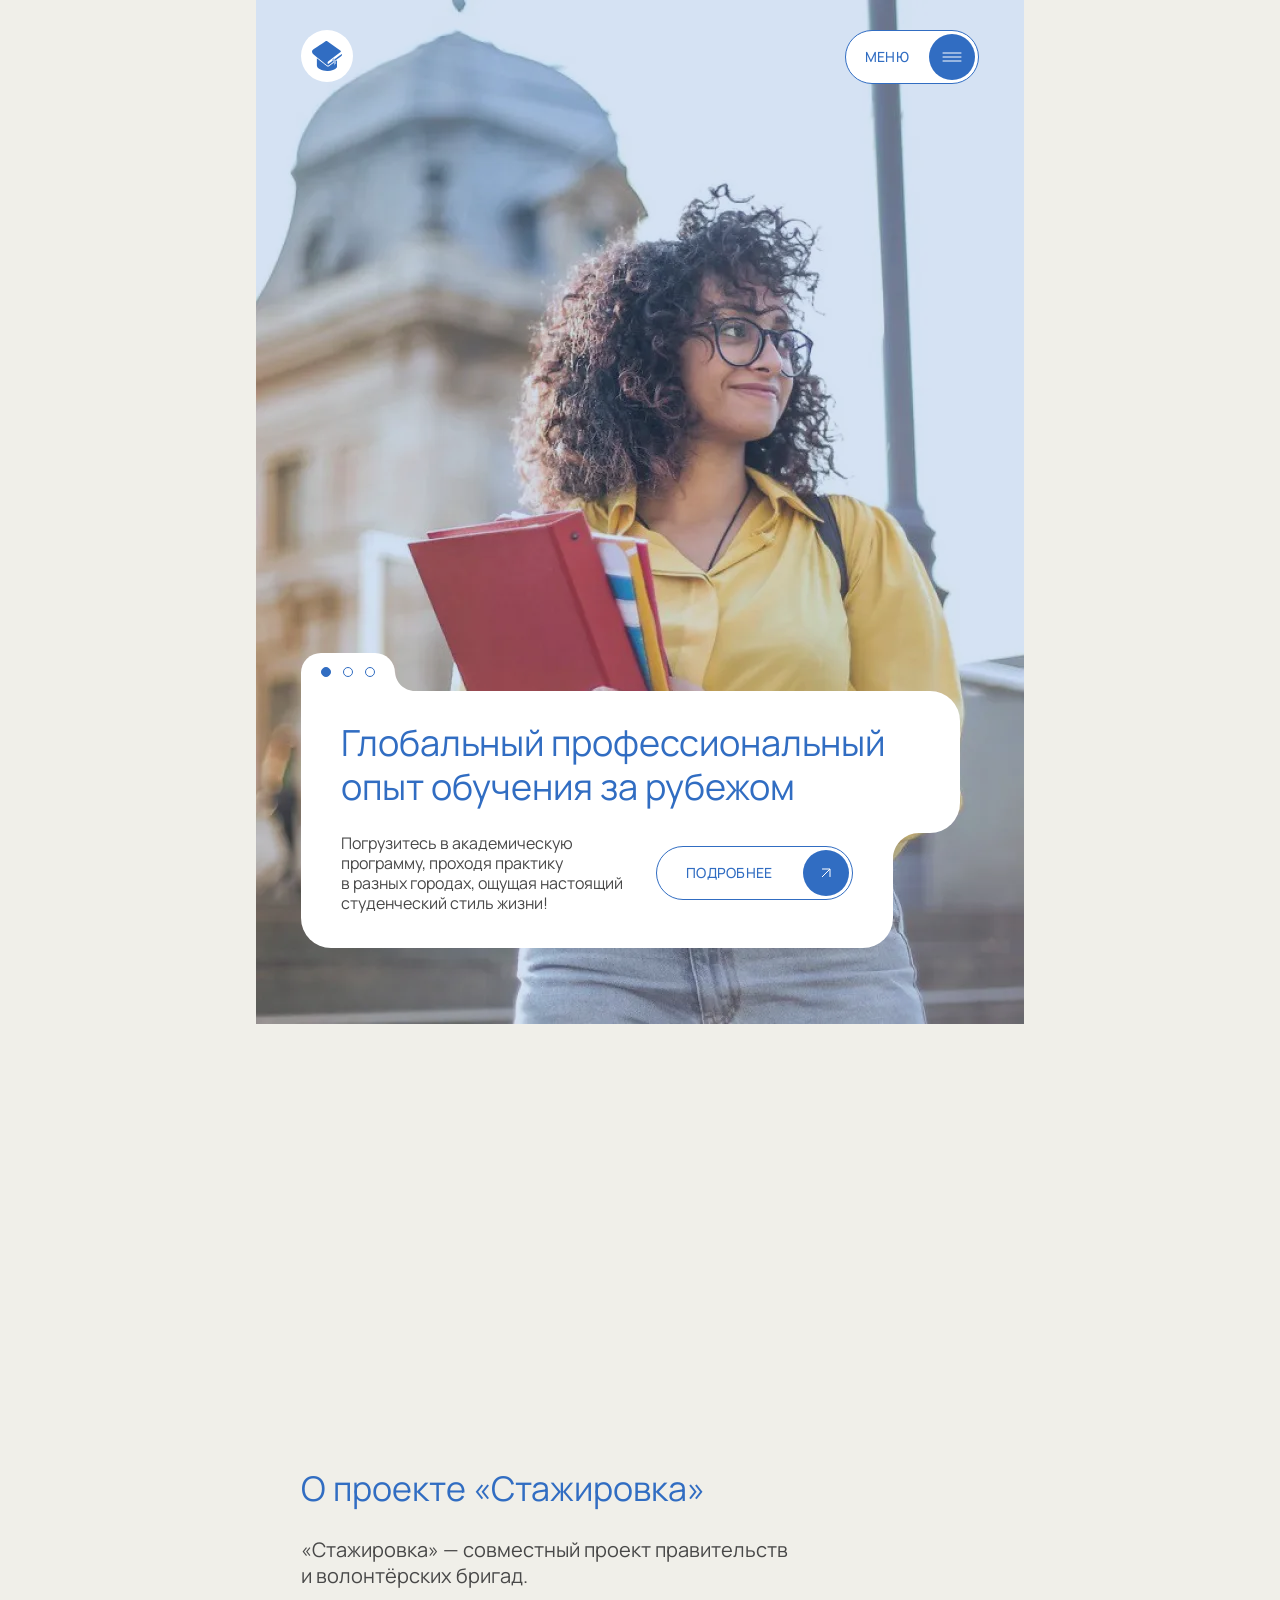
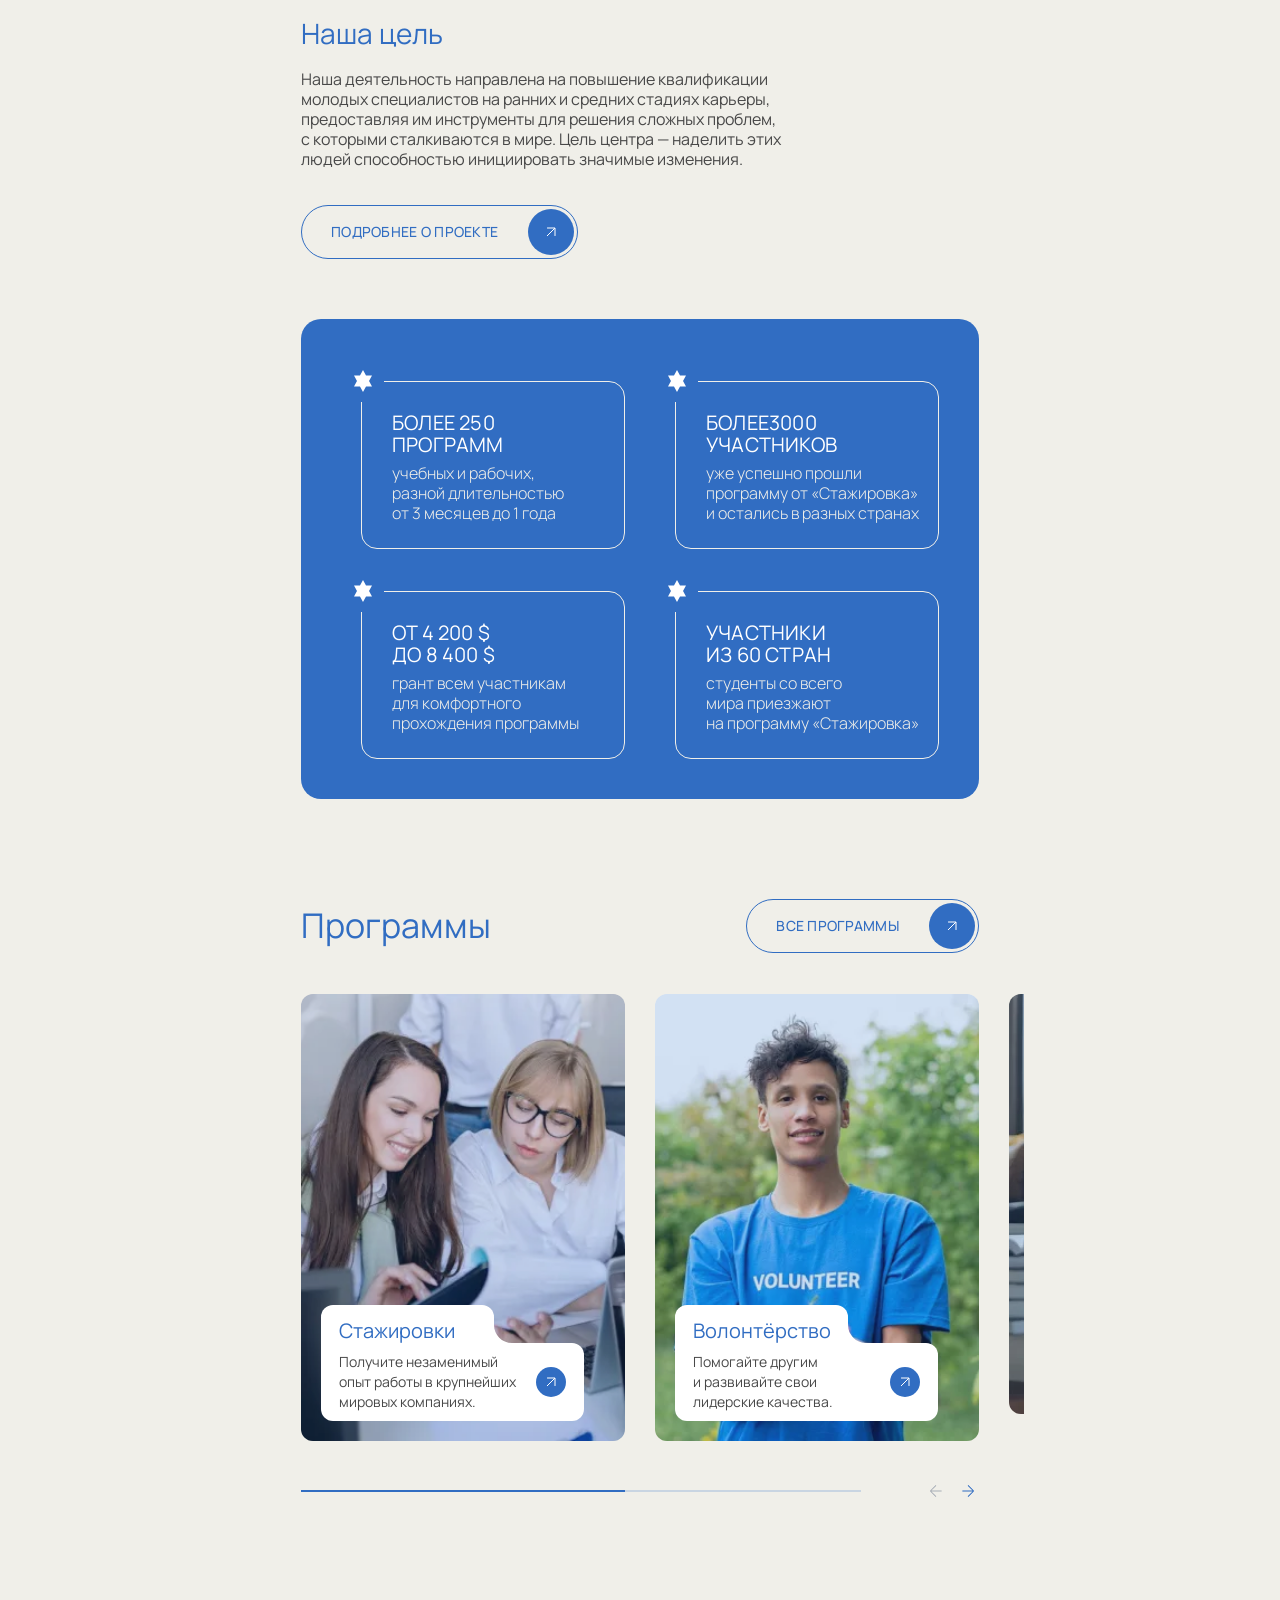
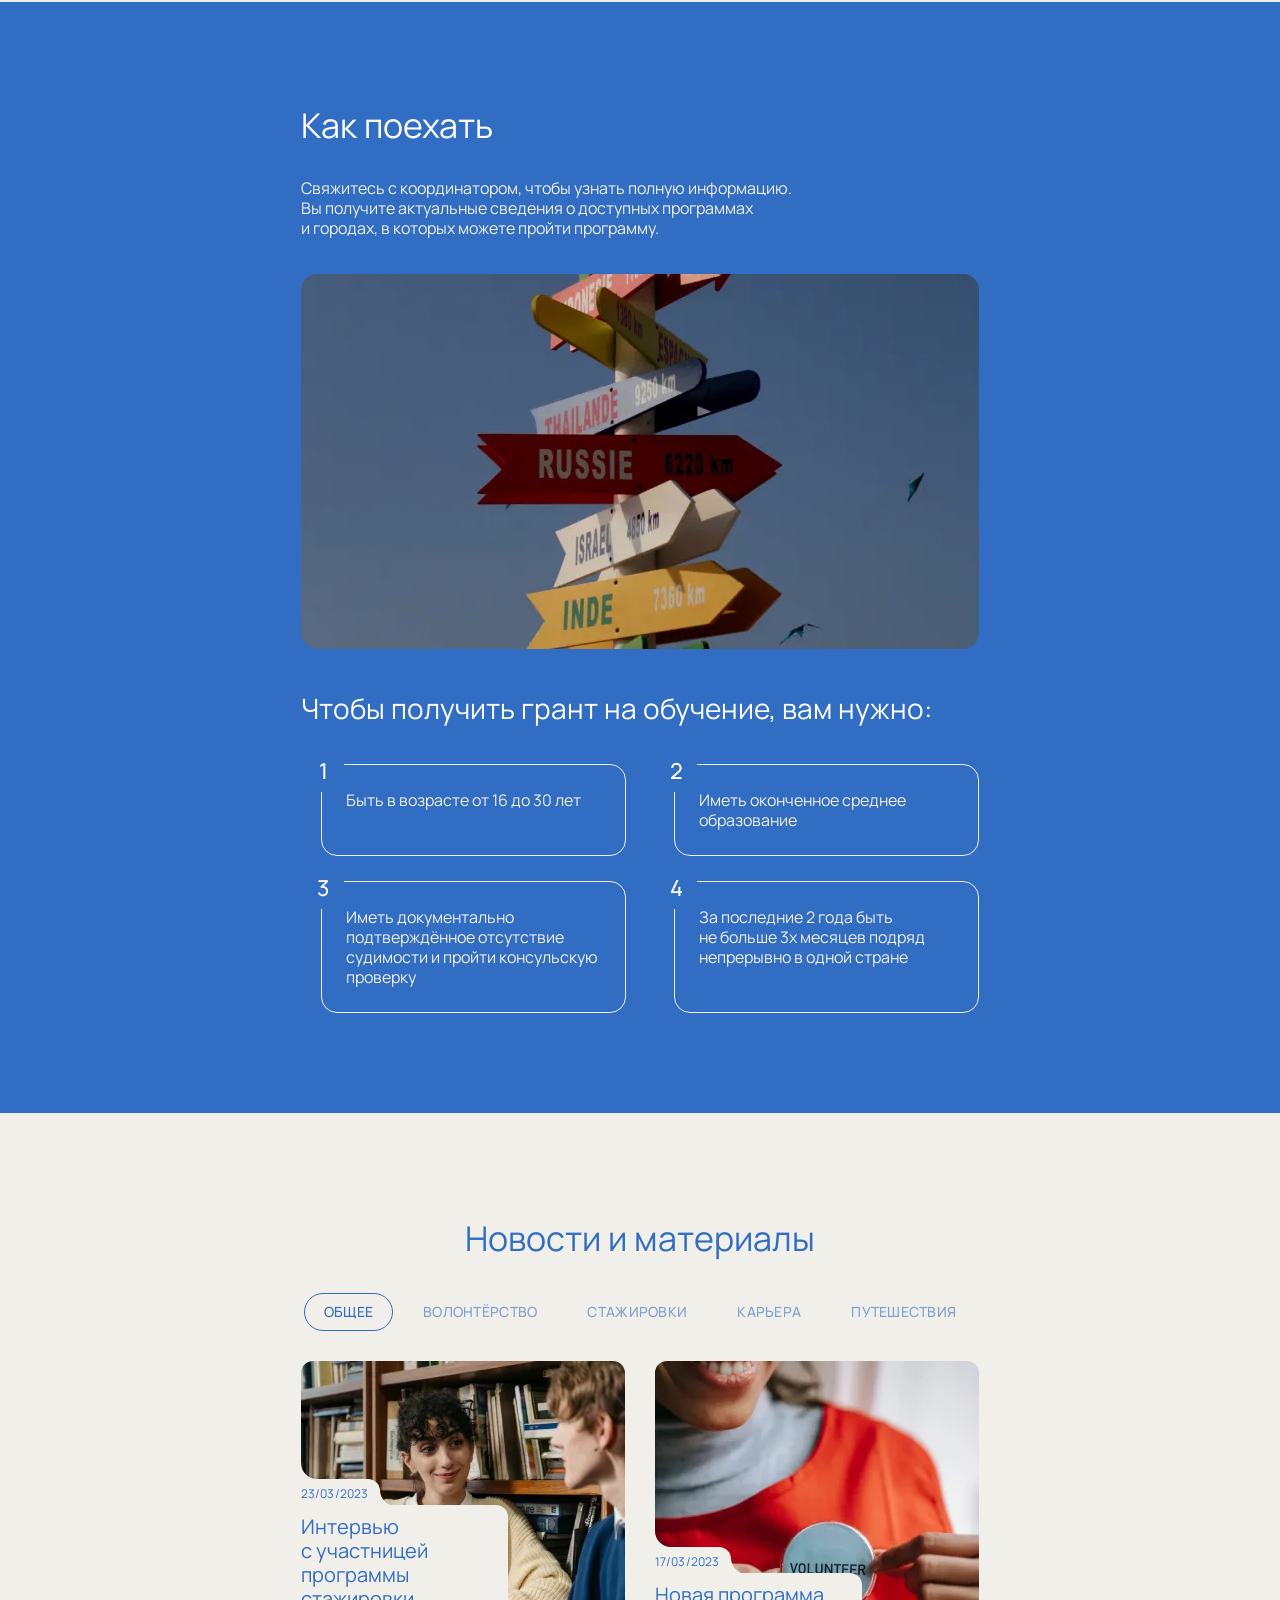
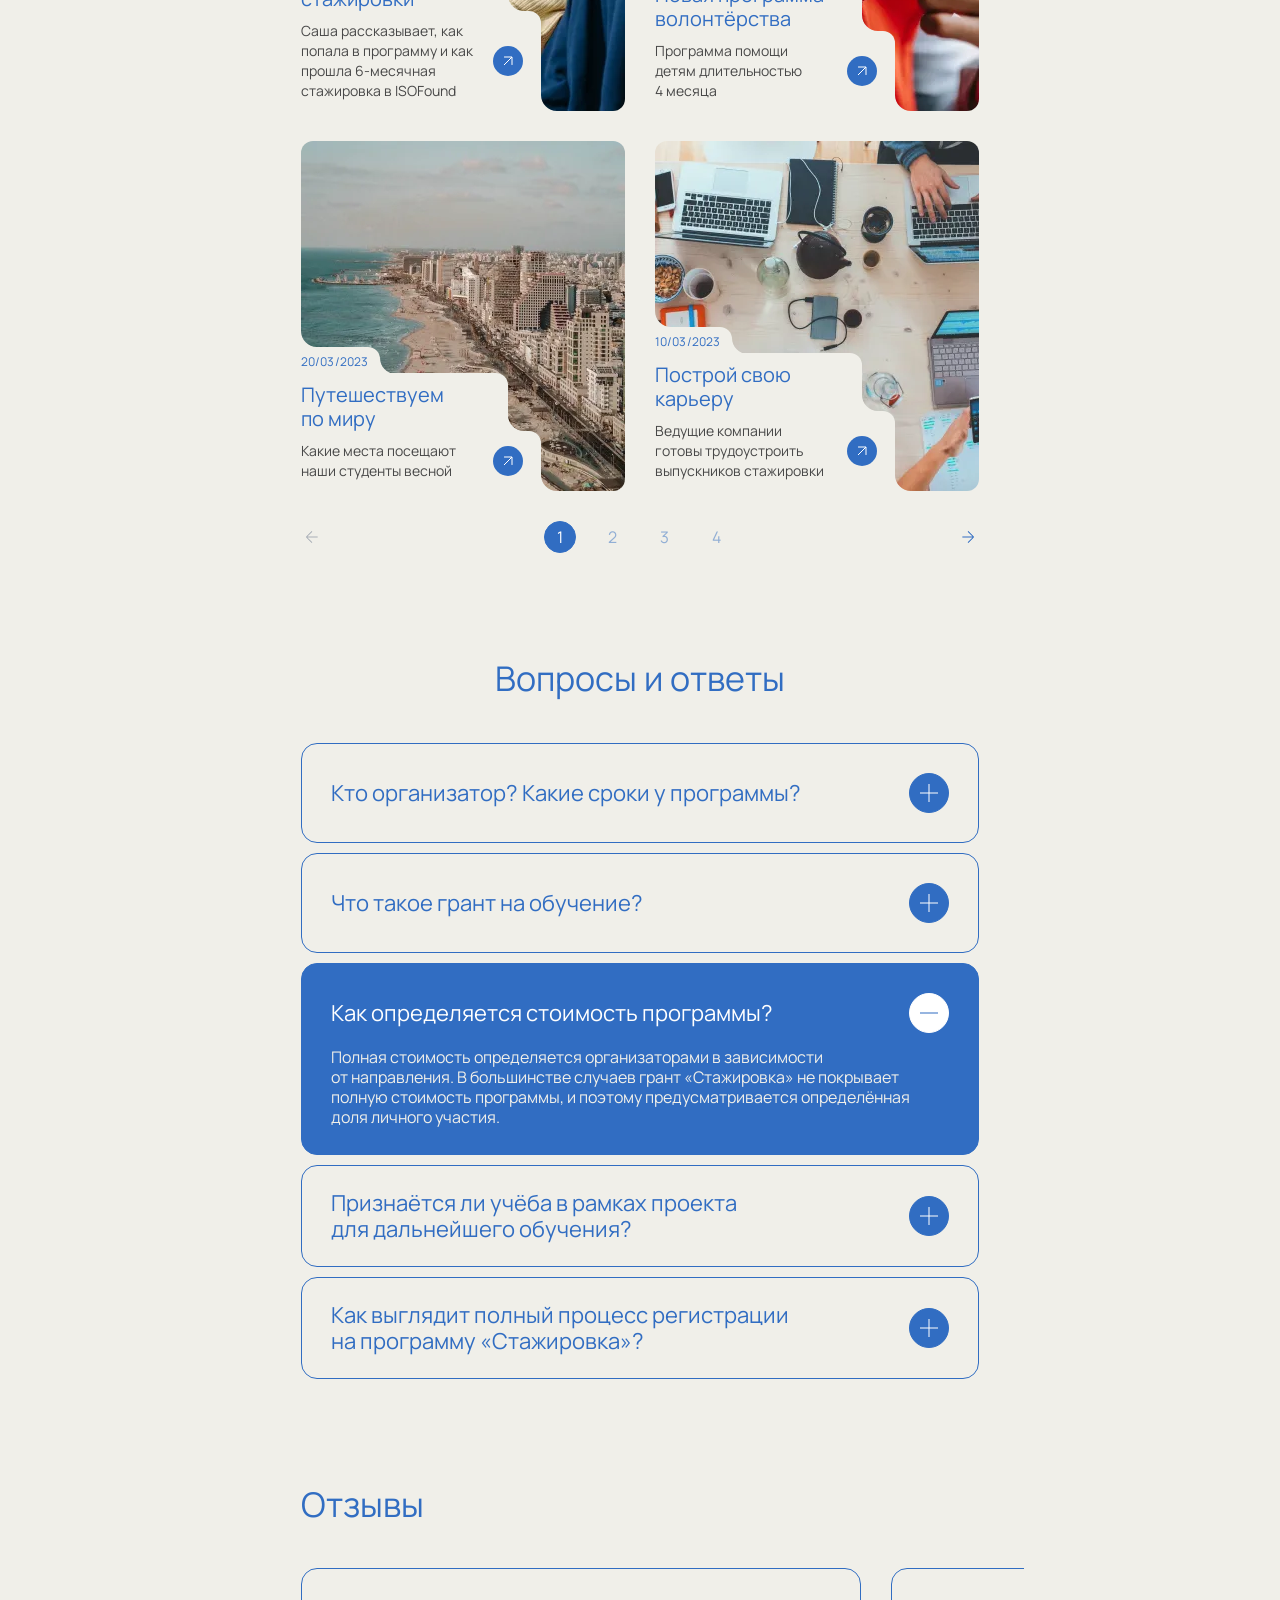
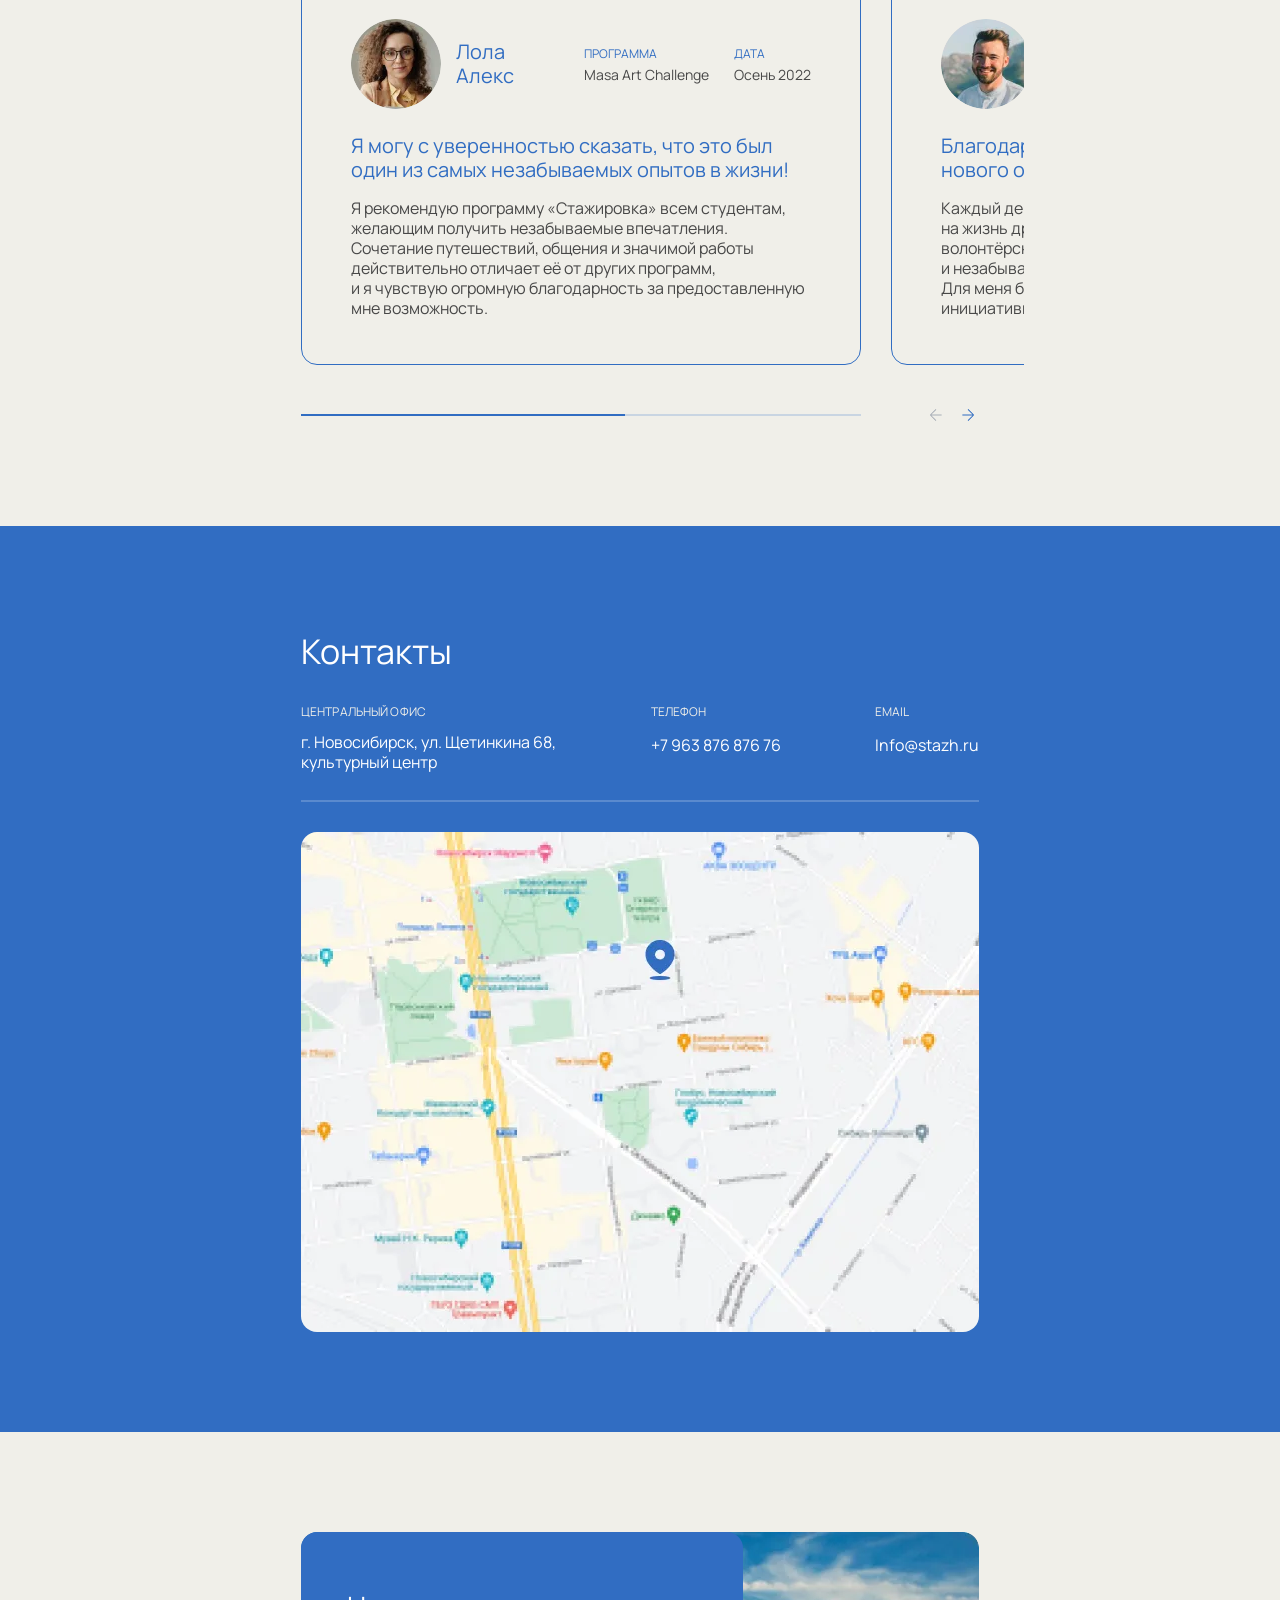
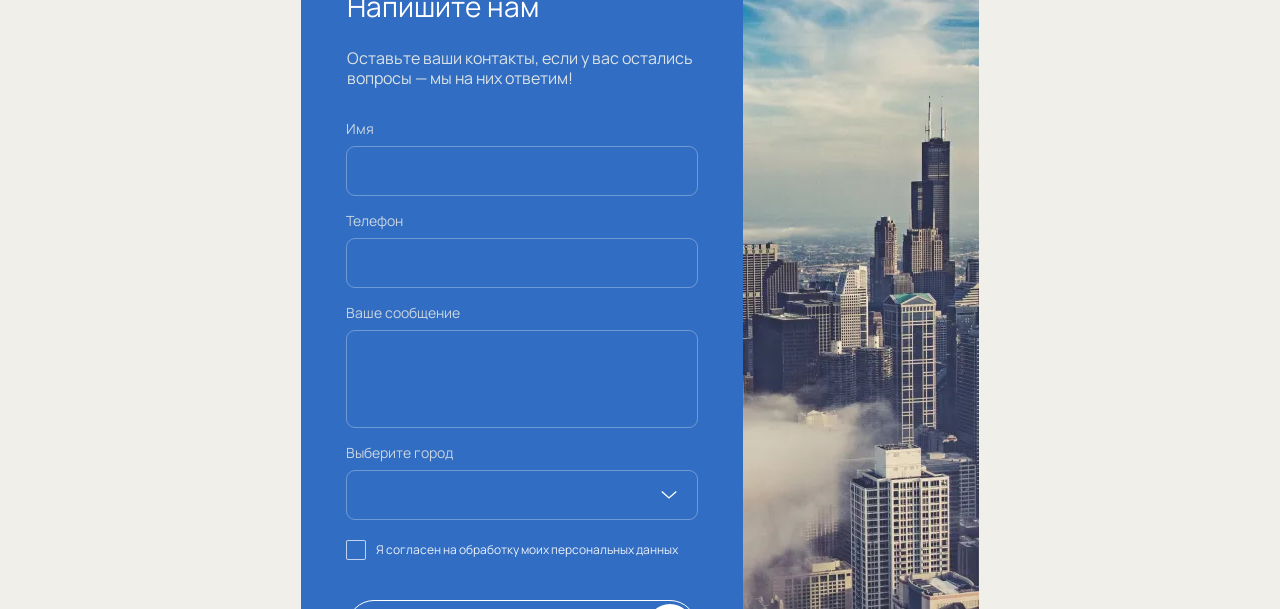
<file: index.html>
<!DOCTYPE html><html lang="ru" data-validate="html"><head><meta charset="UTF-8"><meta http-equiv="X-UA-Compatible" content="IE=edge"><meta name="viewport" content="width=device-width,initial-scale=1"><meta name="description" content="Сайт волонтёрских стажировок"><title>Internship programs</title><link rel="icon" href="favicon.ico"><link rel="icon" type="image/png" href="./assets/favicon-32x32-SxR95oyu.png"><link rel="preload" href="./assets/manrope-regular-4YID1Nht.woff2" type="font/woff2" as="font" crossorigin="anonymous"><link rel="preload" href="./assets/manrope-medium-Khfvbd1T.woff2" type="font/woff2" as="font" crossorigin="anonymous"><link rel="preload" href="./assets/manrope-light-5iYMnpiu.woff2" type="font/woff2" as="font" crossorigin="anonymous"><script type="module" crossorigin src="./assets/index-R6oqrR8d.js"></script><link rel="stylesheet" crossorigin href="./assets/index-KJpIi4x6.css"></head><body><div class="wrapper"><header><h1 class="visually-hidden">Internship programs</h1><nav class="header" data-header="sticky"><div class="container header__container" data-menu="wrapper"><a class="header__logo" href="#" aria-label="Логотип сайта волонтёрских стажировок"><svg width="30" height="30" role="img"><use href="assets/spritemap.36f748ba.svg#f"></use></svg> </a><button class="btn btn--menu btn--light header__btn" type="button" data-menu="button"><span>Меню</span> <span class="btn__icon btn__icon--open"><svg width="20" height="20" role="img" aria-hidden="true" focusable="false"><use href="assets/spritemap.36f748ba.svg#h"></use></svg> </span><span class="btn__icon btn__icon--close"><svg width="20" height="20" role="img" aria-hidden="true" focusable="false"><use href="assets/spritemap.36f748ba.svg#e"></use></svg></span></button><div class="header__wrapper" data-menu="nav"><ul class="header__list" data-accordion="parent"><li class="header__item"><a class="header__link" href="#about" data-menu="link">О проекте</a></li><li class="header__item" data-accordion="element"><button class="header__link btn" type="button" data-accordion="button"><span>Программы</span> <svg width="12" height="12" role="img" aria-hidden="true" focusable="false"><use href="assets/spritemap.36f748ba.svg#d"></use></svg></button><ul class="header__list header__list--secondary" data-accordion="content"><li class="header__item"><a class="header__link" href="#programs" data-menu="link">Стажировки</a></li><li class="header__item"><a class="header__link" href="#programs" data-menu="link">Волонтёрство</a></li><li class="header__item"><a class="header__link" href="#programs" data-menu="link">Учёба</a></li><li class="header__item"><a class="header__link" href="#programs" data-menu="link">Религия</a></li></ul></li><li class="header__item"><a class="header__link" href="#grant" data-menu="link">Как поехать</a></li><li class="header__item"><a class="header__link" href="#reviews" data-menu="link">Отзывы</a></li><li class="header__item" data-accordion="element"><button class="header__link btn" type="button" data-accordion="button"><span>Новости</span> <svg width="12" height="12" role="img" aria-hidden="true" focusable="false"><use href="assets/spritemap.36f748ba.svg#d"></use></svg></button><ul class="header__list header__list--secondary" data-accordion="content"><li class="header__item"><a class="header__link" href="#news" data-menu="link">Общее</a></li><li class="header__item"><a class="header__link" href="#news" data-menu="link">Волонтерство</a></li><li class="header__item"><a class="header__link" href="#news" data-menu="link">Стажировки</a></li><li class="header__item"><a class="header__link" href="#news" data-menu="link">Карьера</a></li><li class="header__item"><a class="header__link" href="#news" data-menu="link">Путешествия</a></li></ul></li><li class="header__item"><a class="header__link" href="#contacts" data-menu="link">Контакты</a></li></ul></div></div><div class="header__overlay" data-menu="overlay"></div></nav></header><main><div class="indention"><section class="slider" data-test="slider"><div class="slider__swiper swiper" data-swiper="slider"><ul class="slider__swiper-wrapper swiper-wrapper"><li class="slider__swiper-slide swiper-slide"><div class="container slider__container"><h2>Глобальный профессиональный опыт обучения за рубежом</h2><div class="slider__content-wrapper"><p>Погрузитесь в&nbsp;академическую программу, проходя практику в&nbsp;разных городах, ощущая настоящий студенческий стиль жизни!</p><div class="slider__btn-wrapper"><a class="btn btn--text btn--light" href="#"><span>Подробнее</span> <span class="btn__icon"><svg width="10" height="10" aria-hidden="true" focusable="false" role="img"><use href="assets/spritemap.36f748ba.svg#b"></use></svg></span></a></div></div></div><div class="slider__wrapper"><picture><source type="image/webp" media="(max-width: 767px)" width="320" height="568" srcset="./assets/slider-1-mobile@1x-2HmBZUF_.webp, ./assets/slider-1-mobile@2x-9cYCi5A2.webp 2x"><source type="image/webp" media="(max-width: 1439px)" width="768" height="1024" srcset="./assets/slider-1-tablet@1x-EGriSgYG.webp, ./assets/slider-1-tablet@2x-oOv0m31z.webp 2x"><source type="image/webp" width="1440" height="800" srcset="./assets/slider-1-desktop@1x-YaL8hFDo.webp, ./assets/slider-1-desktop@2x-mxcC9omr.webp 2x"><source type="image/jpeg" media="(max-width: 767px)" width="320" height="568" srcset="./assets/slider-1-mobile@1x-p7y0WTi-.jpg, ./assets/slider-1-mobile@2x-sY64aA-t.jpg 2x"><source type="image/jpeg" media="(max-width: 1439px)" width="768" height="1024" srcset="./assets/slider-1-tablet@1x-AzYw9E2V.jpg, ./assets/slider-1-tablet@2x-N4KtFrs2.jpg 2x"><img src="./assets/slider-1-desktop@1x-AZMDCx03.jpg" width="1440" height="800" srcset="./assets/slider-1-desktop@2x-WitVGjDR.jpg 2x" alt="Женщина с книгами в руках и улыбающаяся."></picture></div></li><li class="slider__swiper-slide swiper-slide"><div class="container slider__container"><h2>Волонтёрские программы – внесите свой вклад в общество</h2><div class="slider__content-wrapper"><p>Возможности для преподавания, органического сельского хозяйства, устойчивого образа жизни и&nbsp;другое.</p><div class="slider__btn-wrapper"><a class="btn btn--text btn--light" href="#"><span>Подробнее</span> <span class="btn__icon"><svg width="10" height="10" aria-hidden="true" focusable="false" role="img"><use href="assets/spritemap.36f748ba.svg#b"></use></svg></span></a></div></div></div><div class="slider__wrapper"><picture><source type="image/webp" media="(max-width: 767px)" width="320" height="568" srcset="./assets/slider-2-mobile@1x-JMHj5DIQ.webp, ./assets/slider-2-mobile@2x-k7HOrI5g.webp 2x"><source type="image/webp" media="(max-width: 1439px)" width="768" height="1024" srcset="./assets/slider-2-tablet@1x-XJdR0-h4.webp, ./assets/slider-2-tablet@2x-3ymI8sxC.webp 2x"><source type="image/webp" width="1440" height="800" srcset="./assets/slider-2-desktop@1x-pTRdWhWL.webp, ./assets/slider-2-desktop@2x-Dr-KNF7v.webp 2x"><source type="image/jpeg" media="(max-width: 767px)" width="320" height="568" srcset="./assets/slider-2-mobile@1x-Ki7kY1Mz.jpg, ./assets/slider-2-mobile@2x-wMSbrz2m.jpg 2x"><source type="image/jpeg" media="(max-width: 1439px)" width="768" height="1024" srcset="./assets/slider-2-tablet@1x-8ZpmVRBM.jpg, ./assets/slider-2-tablet@2x-YhDKty08.jpg 2x"><img src="./assets/slider-2-desktop@1x-Mb0Wacbq.jpg" width="1440" height="800" srcset="./assets/slider-2-desktop@2x-2eOBBfLQ.jpg 2x" alt="Группа людей позирует для фотографии."></picture></div></li><li class="slider__swiper-slide swiper-slide"><div class="container slider__container"><h2>Программы стажировок в крупнейших компаниях мира</h2><div class="slider__content-wrapper"><p>Получите незаменимый опыт работы в&nbsp;ведущих мировых компаниях и&nbsp;государственных организациях.</p><div class="slider__btn-wrapper"><a class="btn btn--text btn--light" href="#"><span>Подробнее</span> <span class="btn__icon"><svg width="10" height="10" aria-hidden="true" focusable="false" role="img"><use href="assets/spritemap.36f748ba.svg#b"></use></svg></span></a></div></div></div><div class="slider__wrapper"><picture><source type="image/webp" media="(max-width: 767px)" width="320" height="568" srcset="./assets/slider-3-mobile@1x-ly_QI1pG.webp, ./assets/slider-3-mobile@2x-NSLv7d3N.webp 2x"><source type="image/webp" media="(max-width: 1439px)" width="768" height="1024" srcset="./assets/slider-3-tablet@1x-l2CXTJ1Z.webp, ./assets/slider-3-tablet@2x-yBpnzu__.webp 2x"><source type="image/webp" width="1440" height="800" srcset="./assets/slider-3-desktop@1x-FlVo7lMR.webp, ./assets/slider-3-desktop@2x-Z1pekzWg.webp 2x"><source type="image/jpeg" media="(max-width: 767px)" width="320" height="568" srcset="./assets/slider-3-mobile@1x-H2UzZykG.jpg, ./assets/slider-3-mobile@2x-8tyMx39t.jpg 2x"><source type="image/jpeg" media="(max-width: 1439px)" width="768" height="1024" srcset="./assets/slider-3-tablet@1x-LnxrqGLn.jpg, ./assets/slider-3-tablet@2x-CgEzRW9Z.jpg 2x"><img src="./assets/slider-3-desktop@1x-E8ZcjPCH.jpg" width="1440" height="800" srcset="./assets/slider-3-desktop@2x-hai0UQJ0.jpg 2x" alt="Группа людей, просматривающих документ."></picture></div></li></ul><div class="container slider__pagination-container"><div class="slider__pagination swiper-pagination" data-button="pagination-slider"></div></div></div></section><section class="about" id="about" data-test="about"><div class="container about__container"><div class="about__wrapper"><div class="about__heading-wrapper"><h2 class="about__title">О проекте «Стажировка»</h2><p>«Стажировка»&nbsp;— совместный проект правительств и&nbsp;волонтёрских бригад.</p></div><div class="about__content-wrapper"><h3>Наша цель</h3><p>Наша деятельность направлена на&nbsp;повышение квалификации молодых специалистов на&nbsp;ранних и&nbsp;средних стадиях карьеры, предоставляя им&nbsp;инструменты для решения сложных проблем, с&nbsp;которыми сталкиваются в&nbsp;мире. Цель центра&nbsp;— наделить этих людей способностью инициировать значимые изменения.</p><a class="btn btn--text btn--light" href="#" data-open-modal="about"><span>Подробнее о проекте</span> <span class="btn__icon"><svg width="10" height="10" aria-hidden="true" focusable="false" role="img"><use href="assets/spritemap.36f748ba.svg#b"></use></svg></span></a></div></div><ul class="about__list"><li class="about__item about__item--1"><h3>Более 250 программ</h3><p>учебных и рабочих, разной длительностью от 3 месяцев до 1 года</p><div class="about__icon"><svg width="22" height="22" aria-hidden="true" focusable="false" role="img"><use href="assets/spritemap.36f748ba.svg#j"></use></svg></div></li><li class="about__item about__item--2"><h3>Более<br class="about__mobile-crutch-br">3000 участников</h3><p>уже успешно прошли программу от «Стажировка» и остались в разных странах</p><div class="about__icon"><svg width="22" height="22" aria-hidden="true" focusable="false" role="img"><use href="assets/spritemap.36f748ba.svg#j"></use></svg></div></li><li class="about__item about__item--3"><h3>от&nbsp;4&nbsp;200&nbsp;$ до&nbsp;8&nbsp;400&nbsp;$</h3><p>грант всем участникам для комфортного прохождения программы</p><div class="about__icon"><svg width="22" height="22" aria-hidden="true" focusable="false" role="img"><use href="assets/spritemap.36f748ba.svg#j"></use></svg></div></li><li class="about__item about__item--4"><h3>участники из 60 стран</h3><p>студенты со всего<br class="about__crutch-br">мира приезжают на программу «Стажировка»</p><div class="about__icon"><svg width="22" height="22" aria-hidden="true" focusable="false" role="img"><use href="assets/spritemap.36f748ba.svg#j"></use></svg></div></li></ul></div></section><section class="programs" id="programs" data-test="programs"><div class="container programs__container"><h2 class="programs__title">Программы</h2><a class="btn btn--text btn--light programs__btn" href="#"><span>Все программы</span> <span class="btn__icon"><svg width="10" height="10" aria-hidden="true" focusable="false" role="img"><use href="assets/spritemap.36f748ba.svg#b"></use></svg></span></a><div class="programs__swiper swiper" data-swiper="programs"><ul class="programs__swiper-wrapper swiper-wrapper"><li class="programs__swiper-slide swiper-slide"><div class="programs__swiper-content"><h3>Стажировки</h3><div class="programs__content-wrapper"><p>Получите незаменимый опыт работы в&nbsp;крупнейших мировых компаниях.</p><a class="btn btn--arrow" href="#"><span class="visually-hidden">Подробнее</span> <svg width="10" height="10" aria-hidden="true" focusable="false" role="img"><use href="assets/spritemap.36f748ba.svg#b"></use></svg></a></div></div><picture><source type="image/webp" media="(max-width: 767px)" width="290" height="400" srcset="./assets/programs-1-mobile@1x-xBCB702k.webp, ./assets/programs-1-mobile@2x-zdojy85M.webp 2x"><source type="image/webp" media="(max-width: 1439px)" width="324" height="420" srcset="./assets/programs-1-tablet@1x-rUbxyc_l.webp, ./assets/programs-1-tablet@2x-vrbUkJvx.webp 2x"><source type="image/webp" width="392" height="420" srcset="./assets/programs-1-desktop@1x-xZ2Bd7L8.webp, ./assets/programs-1-desktop@2x-yIBKhg6i.webp 2x"><source type="image/jpeg" media="(max-width: 767px)" width="290" height="400" srcset="./assets/programs-1-mobile@1x-Xzj7m4S0.jpg, ./assets/programs-1-mobile@2x-kMnFmklv.jpg 2x"><source type="image/jpeg" media="(max-width: 1439px)" width="324" height="420" srcset="./assets/programs-1-tablet@1x-p3ZSbmFm.jpg, ./assets/programs-1-tablet@2x-qn9leNXn.jpg 2x"><img src="./assets/programs-1-desktop@1x-bfreSCuk.jpg" width="392" height="420" srcset="./assets/programs-1-desktop@2x-QZC7lHCd.jpg 2x" alt="Пара женщин просматривает бумаги."></picture></li><li class="programs__swiper-slide swiper-slide"><div class="programs__swiper-content"><h3>Волонтёрство</h3><div class="programs__content-wrapper"><p>Помогайте другим и&nbsp;развивайте свои лидерские качества.</p><a class="btn btn--arrow" href="#"><span class="visually-hidden">Подробнее</span> <svg width="10" height="10" aria-hidden="true" focusable="false" role="img"><use href="assets/spritemap.36f748ba.svg#b"></use></svg></a></div></div><picture><source type="image/webp" media="(max-width: 767px)" width="290" height="400" srcset="./assets/programs-2-mobile@1x-gaOOM155.webp, ./assets/programs-2-mobile@2x-0hhnz85m.webp 2x"><source type="image/webp" media="(max-width: 1439px)" width="324" height="420" srcset="./assets/programs-2-tablet@1x-9TBK1qB3.webp, ./assets/programs-2-tablet@2x-kbqKUPdD.webp 2x"><source type="image/webp" width="392" height="420" srcset="./assets/programs-2-desktop@1x-v1qI4Gxy.webp, ./assets/programs-2-desktop@2x-o69njiaI.webp 2x"><source type="image/jpeg" media="(max-width: 767px)" width="290" height="400" srcset="./assets/programs-2-mobile@1x-sQGGBGMM.jpg, ./assets/programs-2-mobile@2x-n2o3RvdI.jpg 2x"><source type="image/jpeg" media="(max-width: 1439px)" width="324" height="420" srcset="./assets/programs-2-tablet@1x-mXyyKMNc.jpg, ./assets/programs-2-tablet@2x-BTDOT1qa.jpg 2x"><img src="./assets/programs-2-desktop@1x-ZjicJBvt.jpg" width="392" height="420" srcset="./assets/programs-2-desktop@2x-3DnWxbuK.jpg 2x" alt="Мужчина, держащий в руках маленькое растение."></picture></li><li class="programs__swiper-slide swiper-slide"><div class="programs__swiper-content"><h3>Учёба</h3><div class="programs__content-wrapper"><p>Получите образование и&nbsp;измените своё будущее.</p><a class="btn btn--arrow" href="#"><span class="visually-hidden">Подробнее</span> <svg width="10" height="10" aria-hidden="true" focusable="false" role="img"><use href="assets/spritemap.36f748ba.svg#b"></use></svg></a></div></div><picture><source type="image/webp" media="(max-width: 767px)" width="290" height="400" srcset="./assets/programs-3-mobile@1x-9zCQVE1C.webp, ./assets/programs-3-mobile@2x-j0qn3YL1.webp 2x"><source type="image/webp" media="(max-width: 1439px)" width="324" height="420" srcset="./assets/programs-3-tablet@1x-CYC9Q_rJ.webp, ./assets/programs-3-tablet@2x-mwd-IPtU.webp 2x"><source type="image/webp" width="392" height="420" srcset="./assets/programs-3-desktop@1x-VDWJ3rQ2.webp, ./assets/programs-3-desktop@2x-KUinXlhj.webp 2x"><source type="image/jpeg" media="(max-width: 767px)" width="290" height="400" srcset="./assets/programs-3-mobile@1x-WEJ83HY9.jpg, ./assets/programs-3-mobile@2x-bpA9wav7.jpg 2x"><source type="image/jpeg" media="(max-width: 1439px)" width="324" height="420" srcset="./assets/programs-3-tablet@1x-n8aXrzaF.jpg, ./assets/programs-3-tablet@2x-GOxcwCw0.jpg 2x"><img src="./assets/programs-3-desktop@1x-ZJmqc8xQ.jpg" width="392" height="420" srcset="./assets/programs-3-desktop@2x-YIfvbSyV.jpg 2x" alt="Мужчина, сидящий за столом с книгами и ручкой."></picture></li><li class="programs__swiper-slide swiper-slide"><div class="programs__swiper-content"><h3>Стажировки</h3><div class="programs__content-wrapper"><p>Получите незаменимый опыт работы в&nbsp;крупнейших мировых компаниях.</p><a class="btn btn--arrow" href="#"><span class="visually-hidden">Подробнее</span> <svg width="10" height="10" aria-hidden="true" focusable="false" role="img"><use href="assets/spritemap.36f748ba.svg#b"></use></svg></a></div></div><picture><source type="image/webp" media="(max-width: 767px)" width="290" height="400" srcset="./assets/programs-1-mobile@1x-xBCB702k.webp, ./assets/programs-1-mobile@2x-zdojy85M.webp 2x"><source type="image/webp" media="(max-width: 1439px)" width="324" height="420" srcset="./assets/programs-1-tablet@1x-rUbxyc_l.webp, ./assets/programs-1-tablet@2x-vrbUkJvx.webp 2x"><source type="image/webp" width="392" height="420" srcset="./assets/programs-1-desktop@1x-xZ2Bd7L8.webp, ./assets/programs-1-desktop@2x-yIBKhg6i.webp 2x"><source type="image/jpeg" media="(max-width: 767px)" width="290" height="400" srcset="./assets/programs-1-mobile@1x-Xzj7m4S0.jpg, ./assets/programs-1-mobile@2x-kMnFmklv.jpg 2x"><source type="image/jpeg" media="(max-width: 1439px)" width="324" height="420" srcset="./assets/programs-1-tablet@1x-p3ZSbmFm.jpg, ./assets/programs-1-tablet@2x-qn9leNXn.jpg 2x"><img src="./assets/programs-1-desktop@1x-bfreSCuk.jpg" width="392" height="420" srcset="./assets/programs-1-desktop@2x-QZC7lHCd.jpg 2x" alt="Пара женщин просматривает бумаги."></picture></li><li class="programs__swiper-slide swiper-slide"><div class="programs__swiper-content"><h3>Волонтёрство</h3><div class="programs__content-wrapper"><p>Помогайте другим и&nbsp;развивайте свои лидерские качества.</p><a class="btn btn--arrow" href="#"><span class="visually-hidden">Подробнее</span> <svg width="10" height="10" aria-hidden="true" focusable="false" role="img"><use href="assets/spritemap.36f748ba.svg#b"></use></svg></a></div></div><picture><source type="image/webp" media="(max-width: 767px)" width="290" height="400" srcset="./assets/programs-2-mobile@1x-gaOOM155.webp, ./assets/programs-2-mobile@2x-0hhnz85m.webp 2x"><source type="image/webp" media="(max-width: 1439px)" width="324" height="420" srcset="./assets/programs-2-tablet@1x-9TBK1qB3.webp, ./assets/programs-2-tablet@2x-kbqKUPdD.webp 2x"><source type="image/webp" width="392" height="420" srcset="./assets/programs-2-desktop@1x-v1qI4Gxy.webp, ./assets/programs-2-desktop@2x-o69njiaI.webp 2x"><source type="image/jpeg" media="(max-width: 767px)" width="290" height="400" srcset="./assets/programs-2-mobile@1x-sQGGBGMM.jpg, ./assets/programs-2-mobile@2x-n2o3RvdI.jpg 2x"><source type="image/jpeg" media="(max-width: 1439px)" width="324" height="420" srcset="./assets/programs-2-tablet@1x-mXyyKMNc.jpg, ./assets/programs-2-tablet@2x-BTDOT1qa.jpg 2x"><img src="./assets/programs-2-desktop@1x-ZjicJBvt.jpg" width="392" height="420" srcset="./assets/programs-2-desktop@2x-3DnWxbuK.jpg 2x" alt="Мужчина, держащий в руках маленькое растение."></picture></li><li class="programs__swiper-slide swiper-slide"><div class="programs__swiper-content"><h3>Учёба</h3><div class="programs__content-wrapper"><p>Получите образование и&nbsp;измените своё будущее.</p><a class="btn btn--arrow" href="#"><span class="visually-hidden">Подробнее</span> <svg width="10" height="10" aria-hidden="true" focusable="false" role="img"><use href="assets/spritemap.36f748ba.svg#b"></use></svg></a></div></div><picture><source type="image/webp" media="(max-width: 767px)" width="290" height="400" srcset="./assets/programs-3-mobile@1x-9zCQVE1C.webp, ./assets/programs-3-mobile@2x-j0qn3YL1.webp 2x"><source type="image/webp" media="(max-width: 1439px)" width="324" height="420" srcset="./assets/programs-3-tablet@1x-CYC9Q_rJ.webp, ./assets/programs-3-tablet@2x-mwd-IPtU.webp 2x"><source type="image/webp" width="392" height="420" srcset="./assets/programs-3-desktop@1x-VDWJ3rQ2.webp, ./assets/programs-3-desktop@2x-KUinXlhj.webp 2x"><source type="image/jpeg" media="(max-width: 767px)" width="290" height="400" srcset="./assets/programs-3-mobile@1x-WEJ83HY9.jpg, ./assets/programs-3-mobile@2x-bpA9wav7.jpg 2x"><source type="image/jpeg" media="(max-width: 1439px)" width="324" height="420" srcset="./assets/programs-3-tablet@1x-n8aXrzaF.jpg, ./assets/programs-3-tablet@2x-GOxcwCw0.jpg 2x"><img src="./assets/programs-3-desktop@1x-ZJmqc8xQ.jpg" width="392" height="420" srcset="./assets/programs-3-desktop@2x-YIfvbSyV.jpg 2x" alt="Мужчина, сидящий за столом с книгами и ручкой."></picture></li></ul><div class="programs__scrollbar" data-scrollbar="programs"></div></div><div class="programs__button-container"><button class="btn btn--swiper btn--prev" type="button" data-button="prev-programs"><span class="visually-hidden">Предыдущий слайд.</span> <svg width="10" height="10" aria-hidden="true" focusable="false" role="img"><use href="assets/spritemap.36f748ba.svg#b"></use></svg></button> <button class="btn btn--swiper btn--next" type="button" data-button="next-programs"><span class="visually-hidden">Следующий слайд.</span> <svg width="10" height="10" aria-hidden="true" focusable="false" role="img"><use href="assets/spritemap.36f748ba.svg#b"></use></svg></button></div></div></section><section class="grant" id="grant" data-test="grant"><div class="container grant__container"><div class="grant__wrapper"><h2 class="grant__title">Как поехать</h2><p>Свяжитесь с&nbsp;координатором, чтобы узнать полную информацию. Вы&nbsp;получите актуальные сведения о&nbsp;доступных программах и&nbsp;городах, в&nbsp;которых можете пройти программу.</p><picture><source type="image/webp" media="(max-width: 767px)" width="290" height="200" srcset="./assets/grant-mobile@1x-JOd1cvUM.webp, ./assets/grant-mobile@2x-YR-3WICv.webp 2x"><source type="image/webp" media="(max-width: 1439px)" width="678" height="375" srcset="./assets/grant-tablet@1x-pgvZuQLr.webp, ./assets/grant-tablet@2x-KCDi8Lc_.webp 2x"><source type="image/webp" width="498" height="363" srcset="./assets/grant-desktop@1x-B5mreNeI.webp, ./assets/grant-desktop@2x-SzB833oy.webp 2x"><source type="image/jpeg" media="(max-width: 767px)" width="290" height="200" srcset="./assets/grant-mobile@1x-kB8jwJrY.jpg, ./assets/grant-mobile@2x-sNJcKjkH.jpg 2x"><source type="image/jpeg" media="(max-width: 1439px)" width="678" height="375" srcset="./assets/grant-tablet@1x-0WcCoEIr.jpg, ./assets/grant-tablet@2x-PmSoJpFF.jpg 2x"><img src="./assets/grant-desktop@1x-yip-JvZW.jpg" width="498" height="363" srcset="./assets/grant-desktop@2x-1VwdvKTH.jpg 2x" alt="Столб-указатель с разными направлениями."></picture></div><div class="grant__list-wrapper"><h3>Чтобы получить грант на обучение, вам нужно:</h3><ul class="grant__list"><li class="grant__item"><p>Быть в&nbsp;возрасте от&nbsp;16&nbsp;до&nbsp;30&nbsp;лет</p><span>1</span></li><li class="grant__item"><p>Иметь оконченное среднее образование</p><span>2</span></li><li class="grant__item"><p>Иметь документально подтверждённое отсутствие судимости и&nbsp;пройти консульскую проверку</p><span>3</span></li><li class="grant__item"><p>За&nbsp;последние 2&nbsp;года быть не&nbsp;больше 3х&nbsp;месяцев подряд непрерывно в&nbsp;одной стране</p><span>4</span></li></ul></div></div></section><section class="news" id="news" data-test="news"><div class="container news__container"><h2 class="news__title">Новости и материалы</h2><div class="news__tabs-wrapper"><button class="news__tabs-button is-active" type="button">Общее</button> <button class="news__tabs-button" type="button">Волонтёрство</button> <button class="news__tabs-button" type="button">Стажировки</button> <button class="news__tabs-button" type="button">Карьера</button> <button class="news__tabs-button" type="button">Путешествия</button></div><div class="news__swiper swiper" data-swiper="news"><ul class="news__swiper-wrapper swiper-wrapper"><li class="news__swiper-slide swiper-slide"><div class="news__swiper-content"><span>23/03/2023</span><h3>Интервью с&nbsp;участницей программы стажировки</h3><div class="news__content-wrapper"><p>Саша рассказывает, как попала в&nbsp;программу и&nbsp;как прошла 6-месячная стажировка в&nbsp;ISOFound</p><a class="btn btn--arrow" href="#"><span class="visually-hidden">Подробнее</span> <svg width="10" height="10" aria-hidden="true" focusable="false" role="img"><use href="assets/spritemap.36f748ba.svg#b"></use></svg></a></div></div><picture><source type="image/webp" media="(max-width: 1439px)" width="324" height="350" srcset="./assets/news-1-tablet@1x-UhxafhsK.webp, ./assets/news-1-tablet@2x-jXvCxzKA.webp 2x"><source type="image/webp" width="604" height="400" srcset="./assets/news-wide-1-desktop@1x-e_vNGxTf.webp, ./assets/news-wide-1-desktop@2x-RqhNadxb.webp 2x"><source type="image/jpeg" media="(max-width: 1439px)" width="324" height="350" srcset="./assets/news-1-tablet@1x-IZE8hOpu.jpg, ./assets/news-1-tablet@2x-F0uNqsJf.jpg 2x"><img src="./assets/news-wide-1-desktop@1x-C-TEhFyZ.jpg" width="604" height="400" srcset="./assets/news-wide-1-desktop@2x-m-YtIUrU.jpg 2x" alt="Женщина с книгой в руках смотрит на мужчину в библиотеке."></picture></li><li class="news__swiper-slide swiper-slide"><div class="news__swiper-content"><span>20/03/2023</span><h3>Путешествуем по&nbsp;миру</h3><div class="news__content-wrapper"><p>Какие места посещают наши студенты весной</p><a class="btn btn--arrow" href="#"><span class="visually-hidden">Подробнее</span> <svg width="10" height="10" aria-hidden="true" focusable="false" role="img"><use href="assets/spritemap.36f748ba.svg#b"></use></svg></a></div></div><picture><source type="image/webp" media="(max-width: 1439px)" width="324" height="350" srcset="./assets/news-2-tablet@1x-rpzzfpxW.webp, ./assets/news-2-tablet@2x-Mqd3Yf94.webp 2x"><source type="image/webp" width="286" height="400" srcset="./assets/news-2-desktop@1x-VnhoknqR.webp, ./assets/news-2-desktop@2x-72dAb2XC.webp 2x"><source type="image/jpeg" media="(max-width: 1439px)" width="324" height="350" srcset="./assets/news-2-tablet@1x-jsZmblWX.jpg, ./assets/news-2-tablet@2x-5BOa4q9N.jpg 2x"><img src="./assets/news-2-desktop@1x-7iwTkxzc.jpg" width="286" height="400" srcset="./assets/news-2-desktop@2x-swhV6BfH.jpg 2x" alt="Город рядом с морем."></picture></li><li class="news__swiper-slide swiper-slide"><div class="news__swiper-content"><span>17/03/2023</span><h3>Новая программа волонтёрства</h3><div class="news__content-wrapper"><p>Программа помощи детям длительностью 4&nbsp;месяца</p><a class="btn btn--arrow" href="#"><span class="visually-hidden">Подробнее</span> <svg width="10" height="10" aria-hidden="true" focusable="false" role="img"><use href="assets/spritemap.36f748ba.svg#b"></use></svg></a></div></div><picture><source type="image/webp" media="(max-width: 1439px)" width="324" height="350" srcset="./assets/news-3-tablet@1x-Zfd1oC5t.webp, ./assets/news-3-tablet@2x--Yl92WGC.webp 2x"><source type="image/webp" width="286" height="400" srcset="./assets/news-3-desktop@1x-AimT4siE.webp, ./assets/news-3-desktop@2x-W6gTlvs9.webp 2x"><source type="image/jpeg" media="(max-width: 1439px)" width="324" height="350" srcset="./assets/news-3-tablet@1x-Q_vvK3e3.jpg, ./assets/news-3-tablet@2x-pedeOIRJ.jpg 2x"><img src="./assets/news-3-desktop@1x-679i-TL5.jpg" width="286" height="400" srcset="./assets/news-3-desktop@2x-W_1S3PfU.jpg 2x" alt="Женщина держит в руках значок волонтёра."></picture></li><li class="news__swiper-slide swiper-slide"><div class="news__swiper-content"><span>10/03/2023</span><h3>Построй свою карьеру</h3><div class="news__content-wrapper"><p>Ведущие компании готовы трудоустроить выпускников стажировки</p><a class="btn btn--arrow" href="#"><span class="visually-hidden">Подробнее</span> <svg width="10" height="10" aria-hidden="true" focusable="false" role="img"><use href="assets/spritemap.36f748ba.svg#b"></use></svg></a></div></div><picture><source type="image/webp" media="(max-width: 1439px)" width="324" height="350" srcset="./assets/news-4-tablet@1x-kedBxxbs.webp, ./assets/news-4-tablet@2x-8WJCzVZo.webp 2x"><source type="image/webp" width="286" height="400" srcset="./assets/news-4-desktop@1x-yW2N5K_H.webp, ./assets/news-4-desktop@2x-n5tlfetK.webp 2x"><source type="image/jpeg" media="(max-width: 1439px)" width="324" height="350" srcset="./assets/news-4-tablet@1x-Y9PIIQwV.jpg, ./assets/news-4-tablet@2x-NsPt0pdf.jpg 2x"><img src="./assets/news-4-desktop@1x-u1NLw2JT.jpg" width="286" height="400" srcset="./assets/news-4-desktop@2x-ua7ZSk81.jpg 2x" alt="Стол с ноутбуками и кофейными чашками."></picture></li><li class="news__swiper-slide swiper-slide"><div class="news__swiper-content"><span>23/03/2023</span><h3>Интервью с&nbsp;участницей программы стажировки</h3><div class="news__content-wrapper"><p>Саша рассказывает, как попала в&nbsp;программу и&nbsp;как прошла 6-месячная стажировка в&nbsp;ISOFound</p><a class="btn btn--arrow" href="#"><span class="visually-hidden">Подробнее</span> <svg width="10" height="10" aria-hidden="true" focusable="false" role="img"><use href="assets/spritemap.36f748ba.svg#b"></use></svg></a></div></div><picture><source type="image/webp" media="(max-width: 1439px)" width="324" height="350" srcset="./assets/news-1-tablet@1x-UhxafhsK.webp, ./assets/news-1-tablet@2x-jXvCxzKA.webp 2x"><source type="image/webp" width="604" height="400" srcset="./assets/news-wide-1-desktop@1x-e_vNGxTf.webp, ./assets/news-wide-1-desktop@2x-RqhNadxb.webp 2x"><source type="image/jpeg" media="(max-width: 1439px)" width="324" height="350" srcset="./assets/news-1-tablet@1x-IZE8hOpu.jpg, ./assets/news-1-tablet@2x-F0uNqsJf.jpg 2x"><img src="./assets/news-wide-1-desktop@1x-C-TEhFyZ.jpg" width="604" height="400" srcset="./assets/news-wide-1-desktop@2x-m-YtIUrU.jpg 2x" alt="Женщина с книгой в руках смотрит на мужчину в библиотеке."></picture></li><li class="news__swiper-slide swiper-slide"><div class="news__swiper-content"><span>20/03/2023</span><h3>Путешествуем по&nbsp;миру</h3><div class="news__content-wrapper"><p>Какие места посещают наши студенты весной</p><a class="btn btn--arrow" href="#"><span class="visually-hidden">Подробнее</span> <svg width="10" height="10" aria-hidden="true" focusable="false" role="img"><use href="assets/spritemap.36f748ba.svg#b"></use></svg></a></div></div><picture><source type="image/webp" media="(max-width: 1439px)" width="324" height="350" srcset="./assets/news-2-tablet@1x-rpzzfpxW.webp, ./assets/news-2-tablet@2x-Mqd3Yf94.webp 2x"><source type="image/webp" width="286" height="400" srcset="./assets/news-2-desktop@1x-VnhoknqR.webp, ./assets/news-2-desktop@2x-72dAb2XC.webp 2x"><source type="image/jpeg" media="(max-width: 1439px)" width="324" height="350" srcset="./assets/news-2-tablet@1x-jsZmblWX.jpg, ./assets/news-2-tablet@2x-5BOa4q9N.jpg 2x"><img src="./assets/news-2-desktop@1x-7iwTkxzc.jpg" width="286" height="400" srcset="./assets/news-2-desktop@2x-swhV6BfH.jpg 2x" alt="Город рядом с морем."></picture></li><li class="news__swiper-slide swiper-slide"><div class="news__swiper-content"><span>17/03/2023</span><h3>Новая программа волонтёрства</h3><div class="news__content-wrapper"><p>Программа помощи детям длительностью 4&nbsp;месяца</p><a class="btn btn--arrow" href="#"><span class="visually-hidden">Подробнее</span> <svg width="10" height="10" aria-hidden="true" focusable="false" role="img"><use href="assets/spritemap.36f748ba.svg#b"></use></svg></a></div></div><picture><source type="image/webp" media="(max-width: 1439px)" width="324" height="350" srcset="./assets/news-3-tablet@1x-Zfd1oC5t.webp, ./assets/news-3-tablet@2x--Yl92WGC.webp 2x"><source type="image/webp" width="286" height="400" srcset="./assets/news-3-desktop@1x-AimT4siE.webp, ./assets/news-3-desktop@2x-W6gTlvs9.webp 2x"><source type="image/jpeg" media="(max-width: 1439px)" width="324" height="350" srcset="./assets/news-3-tablet@1x-Q_vvK3e3.jpg, ./assets/news-3-tablet@2x-pedeOIRJ.jpg 2x"><img src="./assets/news-3-desktop@1x-679i-TL5.jpg" width="286" height="400" srcset="./assets/news-3-desktop@2x-W_1S3PfU.jpg 2x" alt="Женщина держит в руках значок волонтёра."></picture></li><li class="news__swiper-slide swiper-slide"><div class="news__swiper-content"><span>10/03/2023</span><h3>Построй свою карьеру</h3><div class="news__content-wrapper"><p>Ведущие компании готовы трудоустроить выпускников стажировки</p><a class="btn btn--arrow" href="#"><span class="visually-hidden">Подробнее</span> <svg width="10" height="10" aria-hidden="true" focusable="false" role="img"><use href="assets/spritemap.36f748ba.svg#b"></use></svg></a></div></div><picture><source type="image/webp" media="(max-width: 1439px)" width="324" height="350" srcset="./assets/news-4-tablet@1x-kedBxxbs.webp, ./assets/news-4-tablet@2x-8WJCzVZo.webp 2x"><source type="image/webp" width="286" height="400" srcset="./assets/news-4-desktop@1x-yW2N5K_H.webp, ./assets/news-4-desktop@2x-n5tlfetK.webp 2x"><source type="image/jpeg" media="(max-width: 1439px)" width="324" height="350" srcset="./assets/news-4-tablet@1x-Y9PIIQwV.jpg, ./assets/news-4-tablet@2x-NsPt0pdf.jpg 2x"><img src="./assets/news-4-desktop@1x-u1NLw2JT.jpg" width="286" height="400" srcset="./assets/news-4-desktop@2x-ua7ZSk81.jpg 2x" alt="Стол с ноутбуками и кофейными чашками."></picture></li><li class="news__swiper-slide swiper-slide"><div class="news__swiper-content"><span>23/03/2023</span><h3>Интервью с&nbsp;участницей программы стажировки</h3><div class="news__content-wrapper"><p>Саша рассказывает, как попала в&nbsp;программу и&nbsp;как прошла 6-месячная стажировка в&nbsp;ISOFound</p><a class="btn btn--arrow" href="#"><span class="visually-hidden">Подробнее</span> <svg width="10" height="10" aria-hidden="true" focusable="false" role="img"><use href="assets/spritemap.36f748ba.svg#b"></use></svg></a></div></div><picture><source type="image/webp" media="(max-width: 1439px)" width="324" height="350" srcset="./assets/news-1-tablet@1x-UhxafhsK.webp, ./assets/news-1-tablet@2x-jXvCxzKA.webp 2x"><source type="image/webp" width="604" height="400" srcset="./assets/news-wide-1-desktop@1x-e_vNGxTf.webp, ./assets/news-wide-1-desktop@2x-RqhNadxb.webp 2x"><source type="image/jpeg" media="(max-width: 1439px)" width="324" height="350" srcset="./assets/news-1-tablet@1x-IZE8hOpu.jpg, ./assets/news-1-tablet@2x-F0uNqsJf.jpg 2x"><img src="./assets/news-wide-1-desktop@1x-C-TEhFyZ.jpg" width="604" height="400" srcset="./assets/news-wide-1-desktop@2x-m-YtIUrU.jpg 2x" alt="Женщина с книгой в руках смотрит на мужчину в библиотеке."></picture></li><li class="news__swiper-slide swiper-slide"><div class="news__swiper-content"><span>20/03/2023</span><h3>Путешествуем по&nbsp;миру</h3><div class="news__content-wrapper"><p>Какие места посещают наши студенты весной</p><a class="btn btn--arrow" href="#"><span class="visually-hidden">Подробнее</span> <svg width="10" height="10" aria-hidden="true" focusable="false" role="img"><use href="assets/spritemap.36f748ba.svg#b"></use></svg></a></div></div><picture><source type="image/webp" media="(max-width: 1439px)" width="324" height="350" srcset="./assets/news-2-tablet@1x-rpzzfpxW.webp, ./assets/news-2-tablet@2x-Mqd3Yf94.webp 2x"><source type="image/webp" width="286" height="400" srcset="./assets/news-2-desktop@1x-VnhoknqR.webp, ./assets/news-2-desktop@2x-72dAb2XC.webp 2x"><source type="image/jpeg" media="(max-width: 1439px)" width="324" height="350" srcset="./assets/news-2-tablet@1x-jsZmblWX.jpg, ./assets/news-2-tablet@2x-5BOa4q9N.jpg 2x"><img src="./assets/news-2-desktop@1x-7iwTkxzc.jpg" width="286" height="400" srcset="./assets/news-2-desktop@2x-swhV6BfH.jpg 2x" alt="Город рядом с морем."></picture></li><li class="news__swiper-slide swiper-slide"><div class="news__swiper-content"><span>17/03/2023</span><h3>Новая программа волонтёрства</h3><div class="news__content-wrapper"><p>Программа помощи детям длительностью 4&nbsp;месяца</p><a class="btn btn--arrow" href="#"><span class="visually-hidden">Подробнее</span> <svg width="10" height="10" aria-hidden="true" focusable="false" role="img"><use href="assets/spritemap.36f748ba.svg#b"></use></svg></a></div></div><picture><source type="image/webp" media="(max-width: 1439px)" width="324" height="350" srcset="./assets/news-3-tablet@1x-Zfd1oC5t.webp, ./assets/news-3-tablet@2x--Yl92WGC.webp 2x"><source type="image/webp" width="286" height="400" srcset="./assets/news-3-desktop@1x-AimT4siE.webp, ./assets/news-3-desktop@2x-W6gTlvs9.webp 2x"><source type="image/jpeg" media="(max-width: 1439px)" width="324" height="350" srcset="./assets/news-3-tablet@1x-Q_vvK3e3.jpg, ./assets/news-3-tablet@2x-pedeOIRJ.jpg 2x"><img src="./assets/news-3-desktop@1x-679i-TL5.jpg" width="286" height="400" srcset="./assets/news-3-desktop@2x-W_1S3PfU.jpg 2x" alt="Женщина держит в руках значок волонтёра."></picture></li><li class="news__swiper-slide swiper-slide"><div class="news__swiper-content"><span>10/03/2023</span><h3>Построй свою карьеру</h3><div class="news__content-wrapper"><p>Ведущие компании готовы трудоустроить выпускников стажировки</p><a class="btn btn--arrow" href="#"><span class="visually-hidden">Подробнее</span> <svg width="10" height="10" aria-hidden="true" focusable="false" role="img"><use href="assets/spritemap.36f748ba.svg#b"></use></svg></a></div></div><picture><source type="image/webp" media="(max-width: 1439px)" width="324" height="350" srcset="./assets/news-4-tablet@1x-kedBxxbs.webp, ./assets/news-4-tablet@2x-8WJCzVZo.webp 2x"><source type="image/webp" width="286" height="400" srcset="./assets/news-4-desktop@1x-yW2N5K_H.webp, ./assets/news-4-desktop@2x-n5tlfetK.webp 2x"><source type="image/jpeg" media="(max-width: 1439px)" width="324" height="350" srcset="./assets/news-4-tablet@1x-Y9PIIQwV.jpg, ./assets/news-4-tablet@2x-NsPt0pdf.jpg 2x"><img src="./assets/news-4-desktop@1x-u1NLw2JT.jpg" width="286" height="400" srcset="./assets/news-4-desktop@2x-ua7ZSk81.jpg 2x" alt="Стол с ноутбуками и кофейными чашками."></picture></li></ul><div class="news__control-container"><button class="btn btn--swiper btn--prev" type="button" data-button="prev-news"><span class="visually-hidden">Предыдущий слайд.</span> <svg width="10" height="10" aria-hidden="true" focusable="false" role="img"><use href="assets/spritemap.36f748ba.svg#b"></use></svg></button><div class="news__pagination" data-button="news-pagination"></div><button class="btn btn--swiper btn--next" type="button" data-button="next-news"><span class="visually-hidden">Следующий слайд.</span> <svg width="10" height="10" aria-hidden="true" focusable="false" role="img"><use href="assets/spritemap.36f748ba.svg#b"></use></svg></button></div></div></div></section><section class="faq" data-test="FAQ"><div class="container faq__container"><h2 class="faq__title">Вопросы и ответы</h2><ul class="faq__list" data-accordion="parent"><li class="faq__item" data-accordion="element"><div class="faq__accordeon-heading" data-accordion="button"><h3>Кто организатор? Какие сроки у&nbsp;программы?</h3><button class="btn faq__accordion-btn" type="button"><span class="visually-hidden">Развернуть.</span></button></div><div class="faq__accordeon-content" data-accordion="content"><p>Организатором программы является проект “Маса” в&nbsp;сотрудничестве с&nbsp;образовательными учреждениями. Сроки программы обмена могут варьироваться от&nbsp;одного семестра до&nbsp;года.</p></div></li><li class="faq__item" data-accordion="element"><div class="faq__accordeon-heading" data-accordion="button"><h3>Что такое грант на&nbsp;обучение?</h3><button class="btn faq__accordion-btn" type="button"><span class="visually-hidden">Развернуть.</span></button></div><div class="faq__accordeon-content" data-accordion="content"><p>Грант на&nbsp;обучение&nbsp;- это финансовая поддержка, которую предоставляет организатор программы обмена студентами для оплаты учебных расходов.</p></div></li><li class="faq__item is-active" data-accordion="element"><div class="faq__accordeon-heading" data-accordion="button"><h3>Как определяется стоимость программы?</h3><button class="btn faq__accordion-btn" type="button"><span class="visually-hidden">Развернуть.</span></button></div><div class="faq__accordeon-content" data-accordion="content"><p>Полная стоимость определяется организаторами в&nbsp;зависимости от&nbsp;направления. В&nbsp;большинстве случаев грант «Стажировка» не&nbsp;покрывает полную стоимость программы, и&nbsp;поэтому предусматривается определённая доля личного участия.</p></div></li><li class="faq__item" data-accordion="element"><div class="faq__accordeon-heading" data-accordion="button"><h3>Признаётся&nbsp;ли учёба в&nbsp;рамках проекта<br class="faq__crutch-br">для дальнейшего обучения?</h3><button class="btn faq__accordion-btn" type="button"><span class="visually-hidden">Развернуть.</span></button></div><div class="faq__accordeon-content" data-accordion="content"><p>Студенты, участвующие в&nbsp;проекте, могут использовать полученные знания и&nbsp;навыки в&nbsp;своей будущей профессиональной деятельности или продолжить обучение в&nbsp;высших учебных заведениях. Кроме того, многие университеты и&nbsp;колледжи предоставляют кредиты за&nbsp;участие в&nbsp;программе обмена студентами.</p></div></li><li class="faq__item" data-accordion="element"><div class="faq__accordeon-heading" data-accordion="button"><h3>Как выглядит полный процесс регистрации на&nbsp;программу «Стажировка»?</h3><button class="btn faq__accordion-btn" type="button"><span class="visually-hidden">Развернуть.</span></button></div><div class="faq__accordeon-content" data-accordion="content"><p>Процесс регистрации на&nbsp;программу обмена включает выбор университета-партнера и&nbsp;программы обмена, общение с&nbsp;координатором программы, заполнение заявления и&nbsp;предоставление необходимых документов, прохождение интервью, оформление визы, жилья и&nbsp;страховки, обучение по&nbsp;безопасности за&nbsp;границей и&nbsp;подписание договора об&nbsp;участии в&nbsp;программе. Подробнее можно узнать позвонив в&nbsp;центр.</p></div></li></ul></div></section><section class="reviews" id="reviews" data-test="reviews"><div class="container reviews__container"><h2 class="reviews__title">Отзывы</h2><div class="reviews__swiper swiper" data-swiper="reviews"><ul class="reviews__swiper-wrapper swiper-wrapper"><li class="reviews__swiper-slide swiper-slide"><div class="reviews__heading-wrapper"><div class="reviews__personal-wrapper"><picture><source type="image/webp" media="(max-width: 767px)" width="60" height="60" srcset="[data-uri], [data-uri] 2x"><source type="image/webp" width="90" height="90" srcset="[data-uri], ./assets/reviews-1-desktop@2x-XBHPzYN7.webp 2x"><source type="image/png" media="(max-width: 767px)" width="60" height="60" srcset="./assets/reviews-1-mobile@1x-FKb2AwP2.png, ./img/programs/programs-1-mobile@2x.png 2x"><img src="./assets/reviews-1-desktop@1x-ftV4nbpx.png" width="90" height="90" srcset="./assets/reviews-1-desktop@2x-OSwImMmb.png 2x" alt="Лола Алекс."></picture><h4>Лола Алекс</h4></div><div class="revies__info-wrapper"><div class="reviews__program"><h5>Программа</h5><p>Masa Art Challenge</p></div><div class="reviews__date"><h5>Дата</h5><p>Осень 2022</p></div></div></div><h3>Я&nbsp;могу с&nbsp;уверенностью сказать, что это был один из&nbsp;самых незабываемых опытов в&nbsp;жизни!</h3><p>Я&nbsp;рекомендую программу «Стажировка» всем студентам, желающим получить незабываемые впечатления. Сочетание путешествий, общения и&nbsp;значимой работы действительно отличает её&nbsp;от&nbsp;других программ, и&nbsp;я&nbsp;чувствую огромную благодарность за&nbsp;предоставленную мне возможность.</p></li><li class="reviews__swiper-slide swiper-slide"><div class="reviews__heading-wrapper"><div class="reviews__personal-wrapper"><picture><source type="image/webp" media="(max-width: 767px)" width="60" height="60" srcset="[data-uri], [data-uri] 2x"><source type="image/webp" width="90" height="90" srcset="[data-uri], ./assets/reviews-2-desktop@2x-zL4bbNf8.webp 2x"><source type="image/png" media="(max-width: 767px)" width="60" height="60" srcset="./assets/reviews-2-mobile@1x-s2kYFeaB.png, ./img/programs/programs-2-mobile@2x.png 2x"><img src="./assets/reviews-2-desktop@1x-v4TGQt60.png" width="90" height="90" srcset="./assets/reviews-2-desktop@2x-xsmEpSe5.png 2x" alt="Давид Иванов."></picture><h4>Давид Иванов</h4></div><div class="revies__info-wrapper"><div class="reviews__program"><h5>Программа</h5><p>Volunteer Chance</p></div><div class="reviews__date"><h5>Дата</h5><p>Лето 2022</p></div></div></div><h3>Благодаря опыту стажировки я&nbsp;узнал так&nbsp;много нового о&nbsp;себе и&nbsp;об&nbsp;окружающем мире.</h3><p>Каждый день был возможностью оказать ощутимое влияние на&nbsp;жизнь других людей. Я&nbsp;бы очень рекомендовал эту волонтёрскую программу всем, кто ищет значимый и&nbsp;незабываемый опыт. Организация была на&nbsp;высшем уровне. Для&nbsp;меня было честью быть частью такой удивительной инициативы.</p></li><li class="reviews__swiper-slide swiper-slide"><div class="reviews__heading-wrapper"><div class="reviews__personal-wrapper"><picture><source type="image/webp" media="(max-width: 767px)" width="60" height="60" srcset="[data-uri], [data-uri] 2x"><source type="image/webp" width="90" height="90" srcset="[data-uri], ./assets/reviews-1-desktop@2x-XBHPzYN7.webp 2x"><source type="image/png" media="(max-width: 767px)" width="60" height="60" srcset="./assets/reviews-1-mobile@1x-FKb2AwP2.png, ./img/programs/programs-1-mobile@2x.png 2x"><img src="./assets/reviews-1-desktop@1x-ftV4nbpx.png" width="90" height="90" srcset="./assets/reviews-1-desktop@2x-OSwImMmb.png 2x" alt="Лола Алекс."></picture><h4>Лола Алекс</h4></div><div class="revies__info-wrapper"><div class="reviews__program"><h5>Программа</h5><p>Masa Art Challenge</p></div><div class="reviews__date"><h5>Дата</h5><p>Осень 2022</p></div></div></div><h3>Я&nbsp;могу с&nbsp;уверенностью сказать, что это был один из&nbsp;самых незабываемых опытов в&nbsp;жизни!</h3><p>Я&nbsp;рекомендую программу «Стажировка» всем студентам, желающим получить незабываемые впечатления. Сочетание путешествий, общения и&nbsp;значимой работы действительно отличает её&nbsp;от&nbsp;других программ, и&nbsp;я&nbsp;чувствую огромную благодарность за&nbsp;предоставленную мне возможность.</p></li><li class="reviews__swiper-slide swiper-slide"><div class="reviews__heading-wrapper"><div class="reviews__personal-wrapper"><picture><source type="image/webp" media="(max-width: 767px)" width="60" height="60" srcset="[data-uri], [data-uri] 2x"><source type="image/webp" width="90" height="90" srcset="[data-uri], ./assets/reviews-2-desktop@2x-zL4bbNf8.webp 2x"><source type="image/png" media="(max-width: 767px)" width="60" height="60" srcset="./assets/reviews-2-mobile@1x-s2kYFeaB.png, ./img/programs/programs-2-mobile@2x.png 2x"><img src="./assets/reviews-2-desktop@1x-v4TGQt60.png" width="90" height="90" srcset="./assets/reviews-2-desktop@2x-xsmEpSe5.png 2x" alt="Давид Иванов."></picture><h4>Давид Иванов</h4></div><div class="revies__info-wrapper"><div class="reviews__program"><h5>Программа</h5><p>Volunteer Chance</p></div><div class="reviews__date"><h5>Дата</h5><p>Лето 2022</p></div></div></div><h3>Благодаря опыту стажировки я&nbsp;узнал так&nbsp;много нового о&nbsp;себе и&nbsp;об&nbsp;окружающем мире.</h3><p>Каждый день был возможностью оказать ощутимое влияние на&nbsp;жизнь других людей. Я&nbsp;бы очень рекомендовал эту волонтёрскую программу всем, кто ищет значимый и&nbsp;незабываемый опыт. Организация была на&nbsp;высшем уровне. Для&nbsp;меня было честью быть частью такой удивительной инициативы.</p></li></ul><div class="reviews__scrollbar" data-scrollbar="reviews"></div></div><div class="reviews__button-container"><button class="btn btn--swiper btn--prev" type="button" data-button="prev-reviews"><span class="visually-hidden">Предыдущий слайд.</span> <svg width="10" height="10" aria-hidden="true" focusable="false" role="img"><use href="assets/spritemap.36f748ba.svg#b"></use></svg></button> <button class="btn btn--swiper btn--next" type="button" data-button="next-reviews"><span class="visually-hidden">Следующий слайд.</span> <svg width="10" height="10" aria-hidden="true" focusable="false" role="img"><use href="assets/spritemap.36f748ba.svg#b"></use></svg></button></div></div></section><section class="contacts" id="contacts" data-test="contacts"><div class="container contacts__container"><div class="contacts__content-wrapper"><h2 class="contacts__title">Контакты</h2><ul class="contacts__list"><li class="contacts__item"><p class="contacts__heading">Центральный офис</p><p class="contacts__description">г. Новосибирск, ул. Щетинкина&nbsp;68,<br>культурный центр</p></li><li class="contacts__item"><p class="contacts__heading">Телефон</p><a class="contacts__description contacts__link" href="tel:+79638768776">+7&nbsp;963&nbsp;876&nbsp;876&nbsp;76</a></li><li class="contacts__item"><p class="contacts__heading">Email</p><a class="contacts__description contacts__link" href="mailto:info@stazh.ru">Info@stazh.ru</a></li></ul></div><picture><source type="image/webp" media="(max-width: 767px)" width="290" height="240" srcset="./assets/map-mobile@1x-HEq87n9R.webp, ./assets/map-mobile@2x-jzlmLi7b.webp 2x"><source type="image/webp" media="(max-width: 1439px)" width="678" height="500" srcset="./assets/map-tablet@1x-IxUc7Una.webp, ./assets/map-tablet@2x-opARJ2eR.webp 2x"><source type="image/webp" width="1240" height="500" srcset="./assets/map-desktop@1x-LBsILYwi.webp, ./assets/map-desktop@2x-a1GGnwaj.webp 2x"><source type="image/jpeg" media="(max-width: 767px)" width="290" height="240" srcset="./assets/map-mobile@1x-zIzPRDGW.jpg, ./assets/map-mobile@2x-Xxas07uh.jpg 2x"><source type="image/jpeg" media="(max-width: 1439px)" width="678" height="500" srcset="./assets/map-tablet@1x-LVASy3cC.jpg, ./assets/map-tablet@2x-8hKrPW5Y.jpg 2x"><img src="./assets/map-desktop@1x-LKoSo_7q.jpg" width="1240" height="500" srcset="./assets/map-desktop@2x-K0vf7KKY.jpg 2x" alt="Карта города."></picture></div></section><section class="form feedback" data-test="form"><div class="container form__container"><div class="custom-form custom-form--primary" data-form-validate="data-form-validate" data-callback="basePrimary"><h2>Напишите нам</h2><p>Оставьте ваши контакты, если у&nbsp;вас остались вопросы&nbsp;— мы&nbsp;на&nbsp;них ответим!</p><form action="https://echo.htmlacademy.ru/" method="post" data-form="form-primary"><div class="custom-form__input custom-form__input--primary" data-required data-validate-type="text" data-limitation="letters-and-digit"><label><span>Имя</span> <input type="text" name="name" required autocomplete="off"></label></div><div class="custom-form__input custom-form__input--primary" data-required data-validate-type="phone"><label><span>Телефон</span> <input type="tel" name="phone" required autocomplete="off"></label></div><div class="custom-form__input custom-form__input--primary auto-resize-textarea" data-required data-validate-type="text"><div class="custom-form__wrapper"><label for="message"><span>Ваше сообщение</span></label> <textarea name="message" id="message" required rows="1" aria-label="textarea"></textarea></div></div><div class="custom-select custom-select--primary" data-select="data-select" data-validate-type="select" data-required="true" data-name="city" data-id="city"><div class="custom-select__label">Выберите город</div><button class="custom-select__button custom-select__button--primary" type="button" aria-label="Выберите город."><span class="custom-select__text"></span> <span class="custom-select__icon"><svg width="16" height="16" role="img" aria-hidden="true" focusable="false"><use href="assets/spritemap.36f748ba.svg#d"></use></svg></span></button><ul class="custom-select__list custom-select__list--primary" role="listbox"><li class="custom-select__item" tabindex="0" data-select-value="choose" aria-selected="false" role="option"></li><li class="custom-select__item" tabindex="0" data-select-value="saint-petersburg" aria-selected="false" role="option">Санкт-Петербург</li><li class="custom-select__item" tabindex="0" data-select-value="moscow" aria-selected="false" role="option">Москва</li><li class="custom-select__item" tabindex="0" data-select-value="dolgoprudny" aria-selected="false" role="option">Долгопрудный</li><li class="custom-select__item" tabindex="0" data-select-value="almaty" aria-selected="false" role="option">Алматы</li></ul></div><div class="custom-form__toggle custom-form__toggle--primary" data-validate-type="checkbox" data-required="data-required"><label><input type="checkbox" value="agree" name="user-agreement" aria-label="Согласие на обработку персональных данных."> <span></span> <svg width="10" height="8" role="img" aria-hidden="true" focusable="false"><use href="assets/spritemap.36f748ba.svg#c"></use></svg> <b>Я согласен на обработку моих персональных данных</b></label></div><button class="btn btn--text btn--dark form__submit" type="submit"><span>Отправить</span> <span class="btn__icon"><svg width="10" height="10" role="img" aria-hidden="true" focusable="false"><use href="assets/spritemap.36f748ba.svg#b"></use></svg></span></button> <input type="hidden" name="form" value="Данные были отправлены из главной формы (на странице)"></form></div><div class="form__img"><picture><source type="image/webp" media="(max-width: 767px)" width="320" height="753" srcset="./assets/form-mobile@1x-2bB-A3WI.webp, ./assets/form-mobile@2x-PGBjQefF.webp 2x"><source type="image/webp" media="(max-width: 1439px)" width="678" height="780" srcset="./assets/form-tablet@1x-wc9T2t_4.webp, ./assets/form-tablet@2x-JHdgnyTr.webp 2x"><source type="image/webp" width="1240" height="803" srcset="./assets/form-desktop@1x-W6xVC82w.webp, ./assets/form-desktop@2x-4en7bVuv.webp 2x"><source type="image/jpeg" media="(max-width: 767px)" width="320" height="753" srcset="./assets/form-mobile@1x-0QCH7yBy.jpg, ./assets/form-mobile@2x-ug51dRjQ.jpg 2x"><source type="image/jpeg" media="(max-width: 1439px)" width="678" height="780" srcset="./assets/form-tablet@1x-iWH5pFyV.jpg, ./assets/form-tablet@2x-VTKpxz2J.jpg 2x"><img src="./assets/form-desktop@1x-3meVlz-Y.jpg" width="1240" height="803" srcset="./assets/form-desktop@2x-W_6e5tBX.jpg 2x" alt=""></picture></div></div></section></div></main><footer><div class="container footer" data-test="footer"><nav class="footer__nav"><a class="footer__logo" href="#" aria-label="Логотип сайта волонтёрских стажировок"><svg width="30" height="30" role="img"><use href="assets/spritemap.36f748ba.svg#f"></use></svg></a><ul class="footer__list"><li class="footer__item"><a class="footer__link" href="#about">О проекте</a></li><li class="footer__item"><a class="footer__link" href="#programs">Программы</a></li><li class="footer__item"><a class="footer__link" href="#grant">Как поехать</a></li><li class="footer__item"><a class="footer__link" href="#reviews">Отзывы</a></li><li class="footer__item"><a class="footer__link" href="#news">Новости</a></li><li class="footer__item"><a class="footer__link" href="#contacts">Контакты</a></li></ul></nav><div class="footer__text-wrapper"><p>Стажировка &#169; 2023 Все права защищены</p><a href="#">Политика конфиденциальности</a></div><div class="footer__social-wrapper"><a class="footer__social-link" href="https://vk.com/htmlacademy" target="_blank" rel="noreferrer noopener"><span class="visually-hidden">Вконтакте</span> <svg width="16" height="16" role="img"><use href="assets/spritemap.36f748ba.svg#k"></use></svg> </a><a class="footer__social-link" href="https://ok.ru/htmlacademy" target="_blank" rel="noreferrer noopener"><span class="visually-hidden">Одноклассники</span> <svg width="16" height="16" role="img"><use href="assets/spritemap.36f748ba.svg#g"></use></svg> </a><a class="footer__social-link" href="https://www.reddit.com/htmlacademy" target="_blank" rel="noreferrer noopener"><span class="visually-hidden">Реддит</span> <svg width="16" height="16" role="img"><use href="assets/spritemap.36f748ba.svg#i"></use></svg></a></div></div></footer></div><div class="modal modal--preload" data-modal="about"><div class="modal__wrapper"><div class="modal__overlay" data-close-modal="data-close-modal"></div><div class="custom-form custom-form--modal" data-form-validate="data-form-validate" data-callback="baseSecondary"><button class="btn modal__close-btn" type="button" data-close-modal="data-close-modal" aria-label="Закрыть модальное окно."><svg width="18" height="18" role="img" aria-hidden="true" focusable="false"><use href="assets/spritemap.36f748ba.svg#e"></use></svg></button><h2>Напишите нам</h2><p>Оставьте ваши контакты, если&nbsp;у&nbsp;вас&nbsp;остались вопросы &mdash; мы&nbsp;на&nbsp;них ответим!</p><form action="https://echo.htmlacademy.ru/" method="post" data-form="form-secondary"><div class="custom-form__input custom-form__input--modal" data-required data-validate-type="text" data-limitation="letters-and-digit"><label><span>Имя</span> <input type="text" name="name" required autocomplete="off"></label></div><div class="custom-form__input custom-form__input--modal" data-required data-validate-type="phone"><label><span>Телефон</span> <input type="tel" name="phone" required autocomplete="off"></label></div><div class="custom-select custom-select--modal" data-select="data-select" data-validate-type="select" data-required="true" data-name="city" data-id="city"><div class="custom-select__label">Выберите город</div><button class="custom-select__button custom-select__button--modal" type="button" aria-label="Выберите город."><span class="custom-select__text"></span> <span class="custom-select__icon"><svg width="16" height="16" role="img" aria-hidden="true" focusable="false"><use href="assets/spritemap.36f748ba.svg#d"></use></svg></span></button><ul class="custom-select__list custom-select__list--modal" role="listbox"><li class="custom-select__item" tabindex="0" data-select-value="choose" aria-selected="false" role="option"></li><li class="custom-select__item" tabindex="0" data-select-value="saint-petersburg" aria-selected="false" role="option">Санкт-Петербург</li><li class="custom-select__item" tabindex="0" data-select-value="moscow" aria-selected="false" role="option">Москва</li><li class="custom-select__item" tabindex="0" data-select-value="dolgoprudny" aria-selected="false" role="option">Долгопрудный</li><li class="custom-select__item" tabindex="0" data-select-value="almaty" aria-selected="false" role="option">Алматы</li></ul></div><div class="custom-form__toggle custom-form__toggle--modal" data-validate-type="checkbox" data-required="data-required"><label><input type="checkbox" value="agree" name="user-agreement" aria-label="Согласие на обработку персональных данных."> <span></span> <svg width="10" height="8" role="img" aria-hidden="true" focusable="false"><use href="assets/spritemap.36f748ba.svg#c"></use></svg> <b>Я согласен на обработку моих персональных данных</b></label></div><button class="btn btn--text btn--light modal__submit" type="submit"><span>Отправить</span> <span class="btn__icon"><svg width="10" height="10" role="img" aria-hidden="true" focusable="false"><use href="assets/spritemap.36f748ba.svg#b"></use></svg></span></button> <input type="hidden" name="form" value="Данные были отправлены из формы в модальном окне"></form></div></div></div></body></html>
</file>
